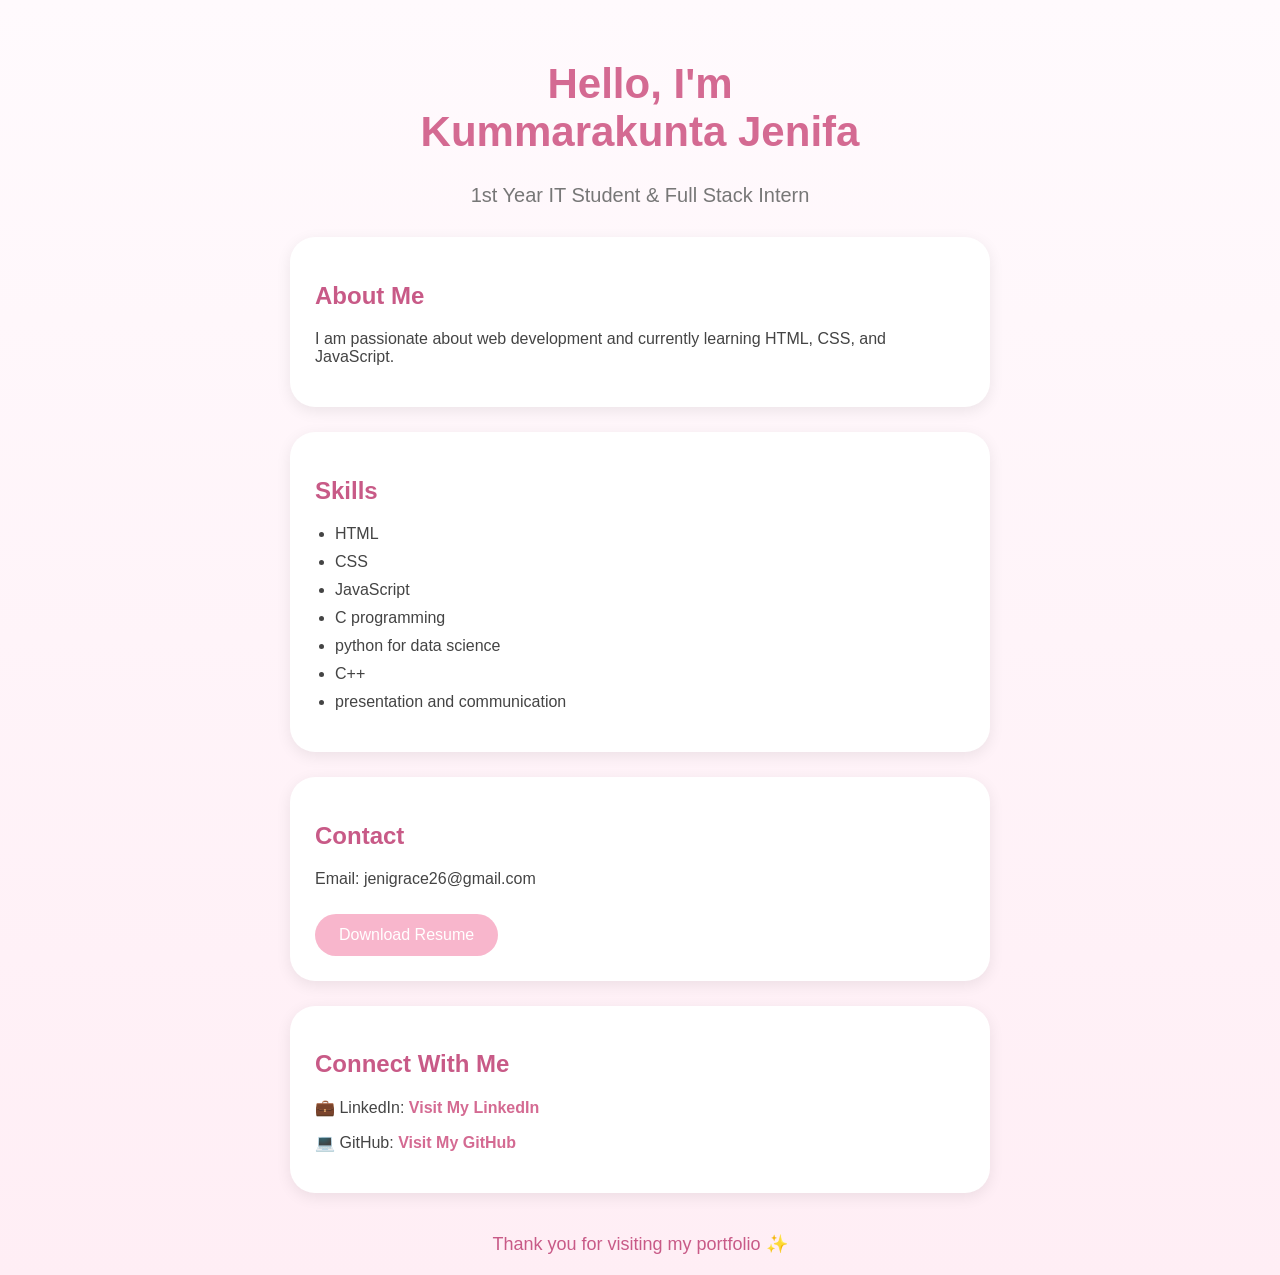
<file: index.html>
<!DOCTYPE html>
<html>
<head>
  <title>My Portfolio</title>
  <link rel="stylesheet" href="style.css">
</head>

<body>

<div class="container">

  <h1>Hello, I'm <br> Kummarakunta Jenifa</h1>

  <p class="intro">
    1st Year IT Student & Full Stack Intern
  </p>

  <div class="card">
    <h2>About Me</h2>

    <p>
      I am passionate about web development and currently learning HTML, CSS, and JavaScript.
    </p>
  </div>

  <div class="card">
    <h2>Skills</h2>

    <ul>
      <li>HTML</li>
      <li>CSS</li>
      <li>JavaScript</li>
      <li>C programming</li>  
      <li> python for data science</li>
      <li> C++ </li>
      <li> presentation and communication</li>
    </ul>
  </div>

  <div class="card">
    <h2>Contact</h2>

    <p>Email: jenigrace26@gmail.com</p>

    <button>Download Resume</button>
  </div>

  <div class="card">
    <h2>Connect With Me</h2>

    <p>
      💼 LinkedIn:
      <a href="https://www.linkedin.com/in/jenifa-840518395">
        Visit My LinkedIn
      </a>
    </p>

    <p>
      💻 GitHub:
      <a href="https://github.com/jenifa2608">
        Visit My GitHub
      </a>
    </p>
  </div>

  <div class="thankyou">
    Thank you for visiting my portfolio ✨
  </div>

</div>

</body>
</html>
</file>
<file: style.css>
body {
  background: linear-gradient(to bottom, #fffafd, #ffeef5);
  font-family: Arial, sans-serif;
  margin: 0;
  padding: 20px;
  color: #444;
}

.container {
  max-width: 700px;
  margin: auto;
}

h1 {
  color: #d46a92;
  font-size: 42px;
  text-align: center;
  margin-top: 40px;
}

.intro {
  text-align: center;
  font-size: 20px;
  color: #777;
  margin-bottom: 30px;
}

.card {
  background: white;
  padding: 25px;
  border-radius: 25px;
  margin-bottom: 25px;
  box-shadow: 0px 4px 15px rgba(0,0,0,0.08);
}

h2 {
  color: #c85a87;
}

ul {
  padding-left: 20px;
}

li {
  margin: 10px 0;
}

button {
  background: #f8b6cc;
  color: white;
  border: none;
  padding: 12px 24px;
  border-radius: 30px;
  font-size: 16px;
  margin-top: 10px;
}

button:hover {
  background: #f48fb1;
}

a {
  color: #d46a92;
  text-decoration: none;
  font-weight: bold;
}

a:hover {
  color: #ff69a6;
}

.thankyou {
  text-align: center;
  margin-top: 40px;
  color: #c85a87;
  font-size: 18px;
}
</file>
